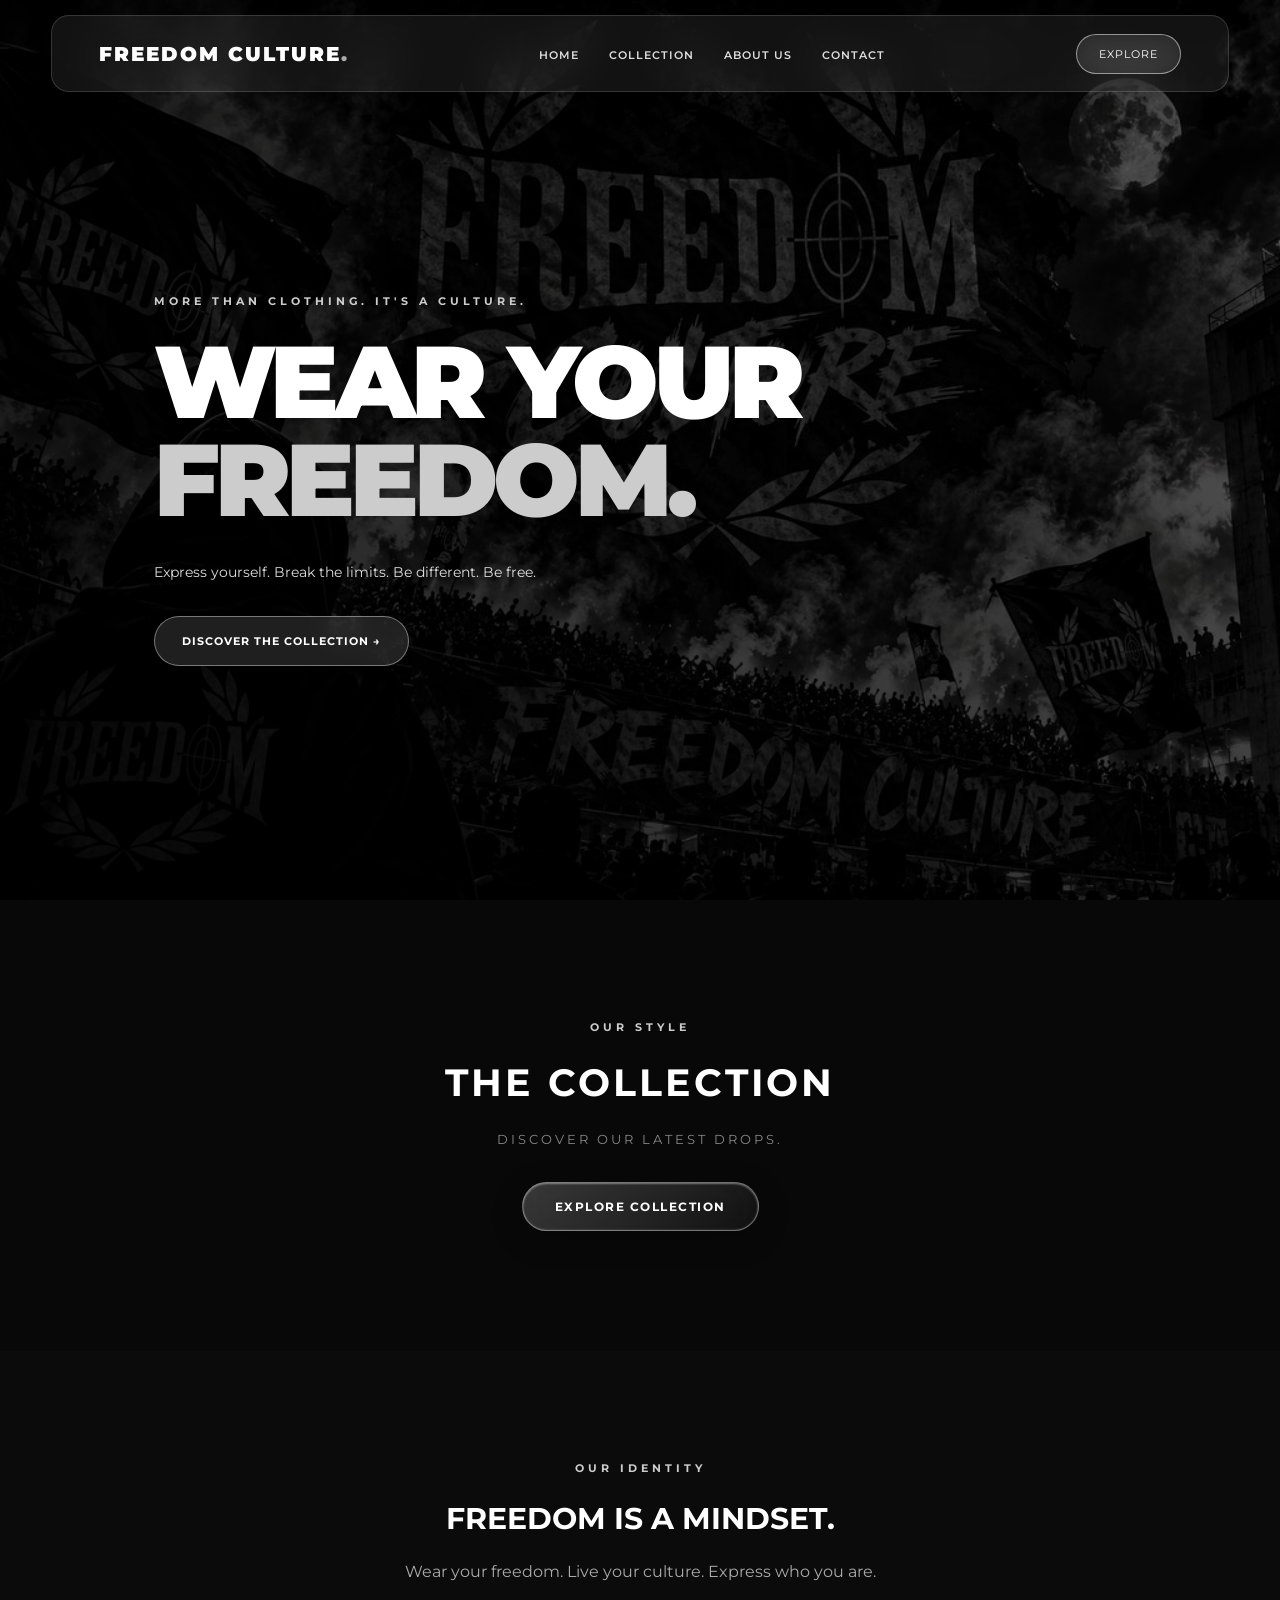
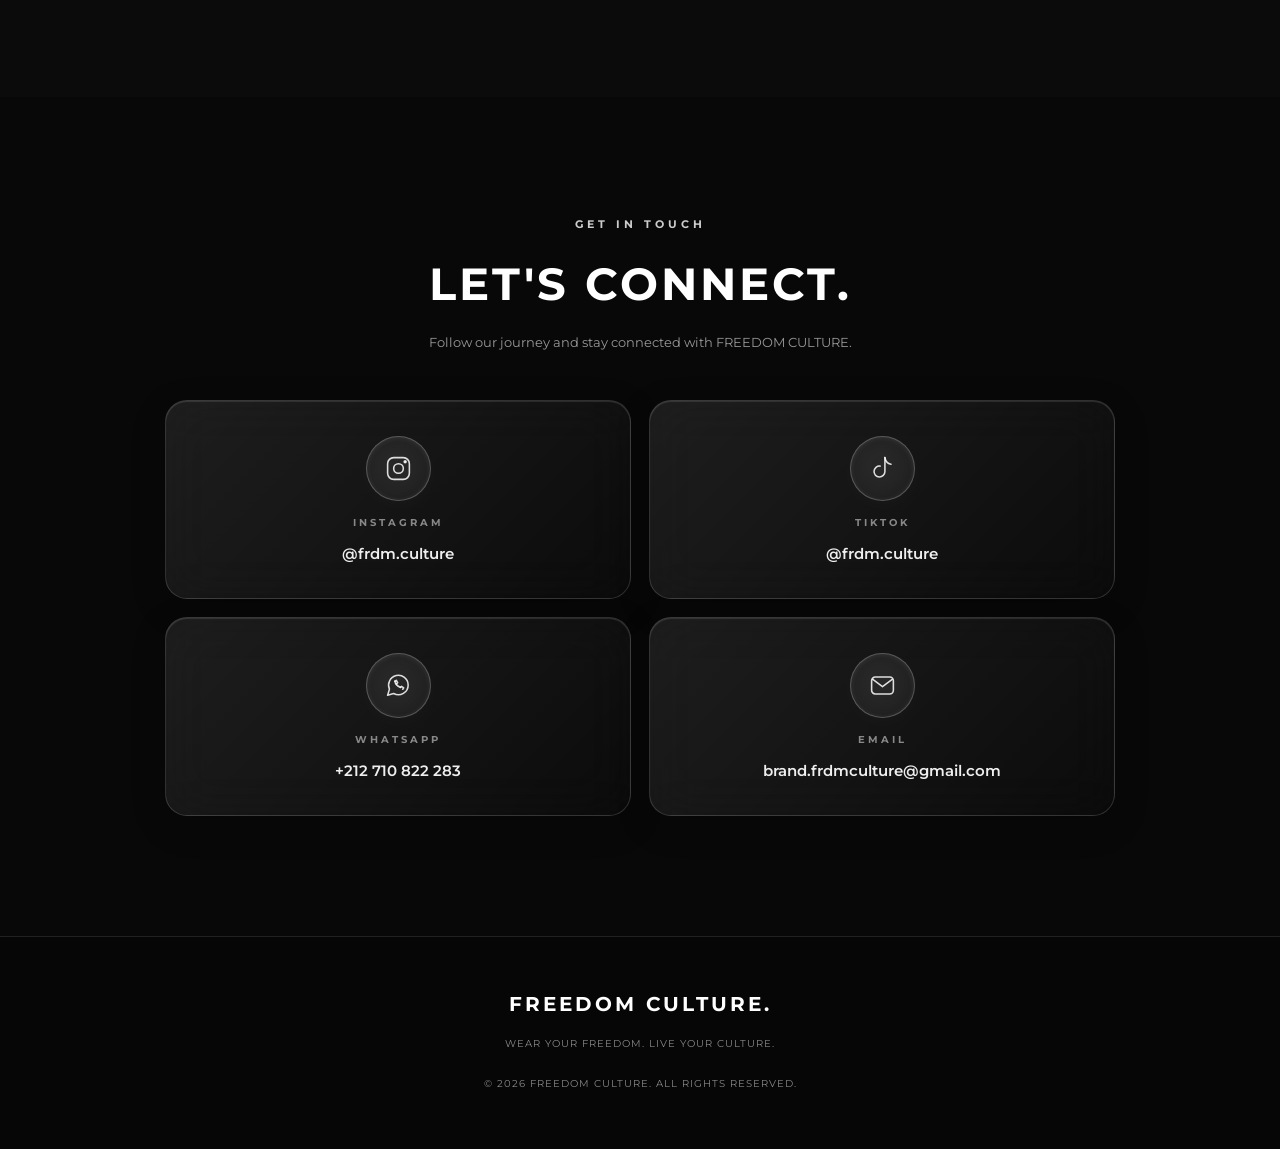
<file: index.html>
<!DOCTYPE html>
<html lang="en">
<head>
    <meta charset="UTF-8">
    <meta name="viewport" content="width=device-width, initial-scale=1.0">

    <meta name="theme-color" content="#080808">
    <meta name="description" content="FREEDOM CULTURE — Wear Your Freedom. More than clothing, it's a culture.">

    <title>FREEDOM CULTURE | Wear Your Freedom</title>

    <link rel="stylesheet" href="style.css">

    <link rel="preconnect" href="https://fonts.googleapis.com">
    <link rel="preconnect" href="https://fonts.gstatic.com" crossorigin>
    <link href="https://fonts.googleapis.com/css2?family=Montserrat:wght@400;500;600;700;800;900&display=swap" rel="stylesheet">

    <style>
        /* LIQUID GLASS COLLECTION BUTTON */

        .glass-collection-btn {
            position: relative;
            display: inline-flex;
            align-items: center;
            justify-content: center;
            gap: 10px;
            padding: 14px 27px;
            color: #fff;
            text-decoration: none;
            font-family: 'Montserrat', sans-serif;
            font-size: 12px;
            font-weight: 800;
            letter-spacing: 1.2px;

            background: linear-gradient(
                135deg,
                rgba(255,255,255,0.20),
                rgba(255,255,255,0.04)
            );

            border: 1px solid rgba(255,255,255,0.38);
            border-radius: 50px;

            backdrop-filter: blur(30px) saturate(180%);
            -webkit-backdrop-filter: blur(30px) saturate(180%);

            box-shadow:
                inset 0 1px 1px rgba(255,255,255,0.45),
                inset 0 -1px 1px rgba(255,255,255,0.08),
                0 8px 30px rgba(0,0,0,0.35);

            transition: all 0.35s ease;
            overflow: hidden;
            isolation: isolate;
        }

        .glass-collection-btn::before {
            content: "";
            position: absolute;
            top: 0;
            left: -120%;
            width: 70%;
            height: 100%;

            background: linear-gradient(
                90deg,
                transparent,
                rgba(255,255,255,0.25),
                transparent
            );

            transform: skewX(-25deg);
            transition: 0.6s ease;
            pointer-events: none;
        }

        .glass-collection-btn:hover {
            background: rgba(255,255,255,0.22);
            border-color: rgba(255,255,255,0.7);
            transform: translateY(-3px);

            box-shadow:
                inset 0 1px 2px rgba(255,255,255,0.5),
                0 12px 35px rgba(255,255,255,0.10);
        }

        .glass-collection-btn:hover::before {
            left: 150%;
        }

        /* WHITE LIQUID GLASS POINTER */

        .glass-pointer {
            display: inline-block;
            position: relative;
            z-index: 1;
            color: #fff;
            font-size: 23px;
            font-weight: 400;
            line-height: 1;
            text-shadow: 0 0 12px rgba(255,255,255,0.55);
            transition: transform 0.35s ease, text-shadow 0.35s ease;
            pointer-events: none;
        }

        .glass-collection-btn:hover .glass-pointer {
            transform: translateX(5px);
            text-shadow: 0 0 18px rgba(255,255,255,0.9);
        }
    </style>
</head>

<body>

    <!-- NAVBAR -->

    <header>
        <nav class="navbar">

            <a href="#home" class="logo">
                FREEDOM CULTURE<span>.</span>
            </a>

            <ul class="nav-links">
                <li><a href="#home">HOME</a></li>
                <li><a href="#collection">COLLECTION</a></li>
                <li><a href="#about">ABOUT US</a></li>
                <li><a href="#contact">CONTACT</a></li>
            </ul>

            <a href="#collection" class="shop-btn">EXPLORE</a>

        </nav>
    </header>

    <main>

        <!-- HERO -->

        <section class="hero" id="home">

            <div class="hero-content">

                <p class="subtitle">
                    MORE THAN CLOTHING. IT'S A CULTURE.
                </p>

                <h1>
                    WEAR YOUR<br>
                    <span>FREEDOM.</span>
                </h1>

                <p class="description">
                    Express yourself. Break the limits.
                    Be different. Be free.
                </p>

                <a href="#collection" class="hero-btn">
                    DISCOVER THE COLLECTION →
                </a>

            </div>

        </section>

        <!-- COLLECTION -->

        <section class="collection" id="collection">

            <p class="subtitle">OUR STYLE</p>

            <h2>THE COLLECTION</h2>

            <p>DISCOVER OUR LATEST DROPS.</p>

            <a href="collection.html" class="glass-collection-btn">
                EXPLORE COLLECTION
            </a>

        </section>

        <!-- ABOUT -->

        <section class="about" id="about">

            <p class="subtitle">OUR IDENTITY</p>

            <h2>FREEDOM IS A MINDSET.</h2>

            <p>
                Wear your freedom. Live your culture.
                Express who you are.
            </p>

        </section>

        <!-- CONTACT -->

        <section class="contact" id="contact">

            <p class="subtitle">GET IN TOUCH</p>

            <h2>LET'S CONNECT.</h2>

            <p class="contact-description">
                Follow our journey and stay connected with FREEDOM CULTURE.
            </p>

            <div class="contact-container">

                <!-- INSTAGRAM -->

                <a href="https://www.instagram.com/frdm.culture?mdxt=eGd2ZGxoZmF2Znpv&utm_source=qr"
                   target="_blank" rel="noopener noreferrer" class="contact-card">

                    <div class="glass-icon">
                        <svg viewBox="0 0 24 24" fill="none"
                             stroke="currentColor" stroke-width="1.3"
                             stroke-linecap="round" stroke-linejoin="round">

                            <rect x="3" y="3" width="18" height="18" rx="5"/>
                            <circle cx="12" cy="12" r="4"/>
                            <circle cx="17.5" cy="6.5" r="0.8" fill="currentColor"/>

                        </svg>
                    </div>

                    <span class="contact-label">INSTAGRAM</span>
                    <span class="contact-value">@frdm.culture</span>

                </a>

                <!-- TIKTOK -->

                <a href="https://www.tiktok.com/@frdm.culture?_r=1&_t=ZN-9BCzHDiKAdf"
                   target="_blank" rel="noopener noreferrer" class="contact-card">

                    <div class="glass-icon">

                        <svg viewBox="0 0 24 24" fill="none"
                             stroke="currentColor" stroke-width="1.3"
                             stroke-linecap="round" stroke-linejoin="round">

                            <path d="M14 3v11.5a4.5 4.5 0 1 1-4-4.47"/>
                            <path d="M14 3c.5 3 2.5 5 5 5.5"/>

                        </svg>

                    </div>

                    <span class="contact-label">TIKTOK</span>
                    <span class="contact-value">@frdm.culture</span>

                </a>

                <!-- WHATSAPP -->

                <a href="https://wa.me/212710822283"
                   target="_blank" rel="noopener noreferrer" class="contact-card">

                    <div class="glass-icon">

                        <svg viewBox="0 0 24 24" fill="none"
                             stroke="currentColor" stroke-width="1.3"
                             stroke-linecap="round" stroke-linejoin="round">

                            <path d="M20 11.5a8.1 8.1 0 0 1-12 7.1L3 20l1.5-5A8.1 8.1 0 1 1 20 11.5Z"/>
                            <path d="M9 8.5c.5 2.5 2 4 4.5 5"/>
                            <path d="m9 8.5 1.2-.8 1.1 2-1 1"/>
                            <path d="m13.5 13.5 1-.8 1.8 1.2-.8 1.2"/>

                        </svg>

                    </div>

                    <span class="contact-label">WHATSAPP</span>
                    <span class="contact-value">+212 710 822 283</span>

                </a>

                <!-- EMAIL -->

                <a href="mailto:brand.frdmculture@gmail.com"
                   class="contact-card">

                    <div class="glass-icon">

                        <svg viewBox="0 0 24 24" fill="none"
                             stroke="currentColor" stroke-width="1.3"
                             stroke-linecap="round" stroke-linejoin="round">

                            <rect x="3" y="5" width="18" height="14" rx="3"/>
                            <path d="m4 7 8 6 8-6"/>

                        </svg>

                    </div>

                    <span class="contact-label">EMAIL</span>
                    <span class="contact-value">brand.frdmculture@gmail.com</span>

                </a>

            </div>

        </section>

    </main>

    <!-- FOOTER -->

    <footer>

        <h2>FREEDOM CULTURE.</h2>

        <p>WEAR YOUR FREEDOM. LIVE YOUR CULTURE.</p>

        <p class="copyright">
            ©️ 2026 FREEDOM CULTURE. ALL RIGHTS RESERVED.
        </p>

    </footer>

    <script src="script.js"></script>

</body>
</html>
</file>
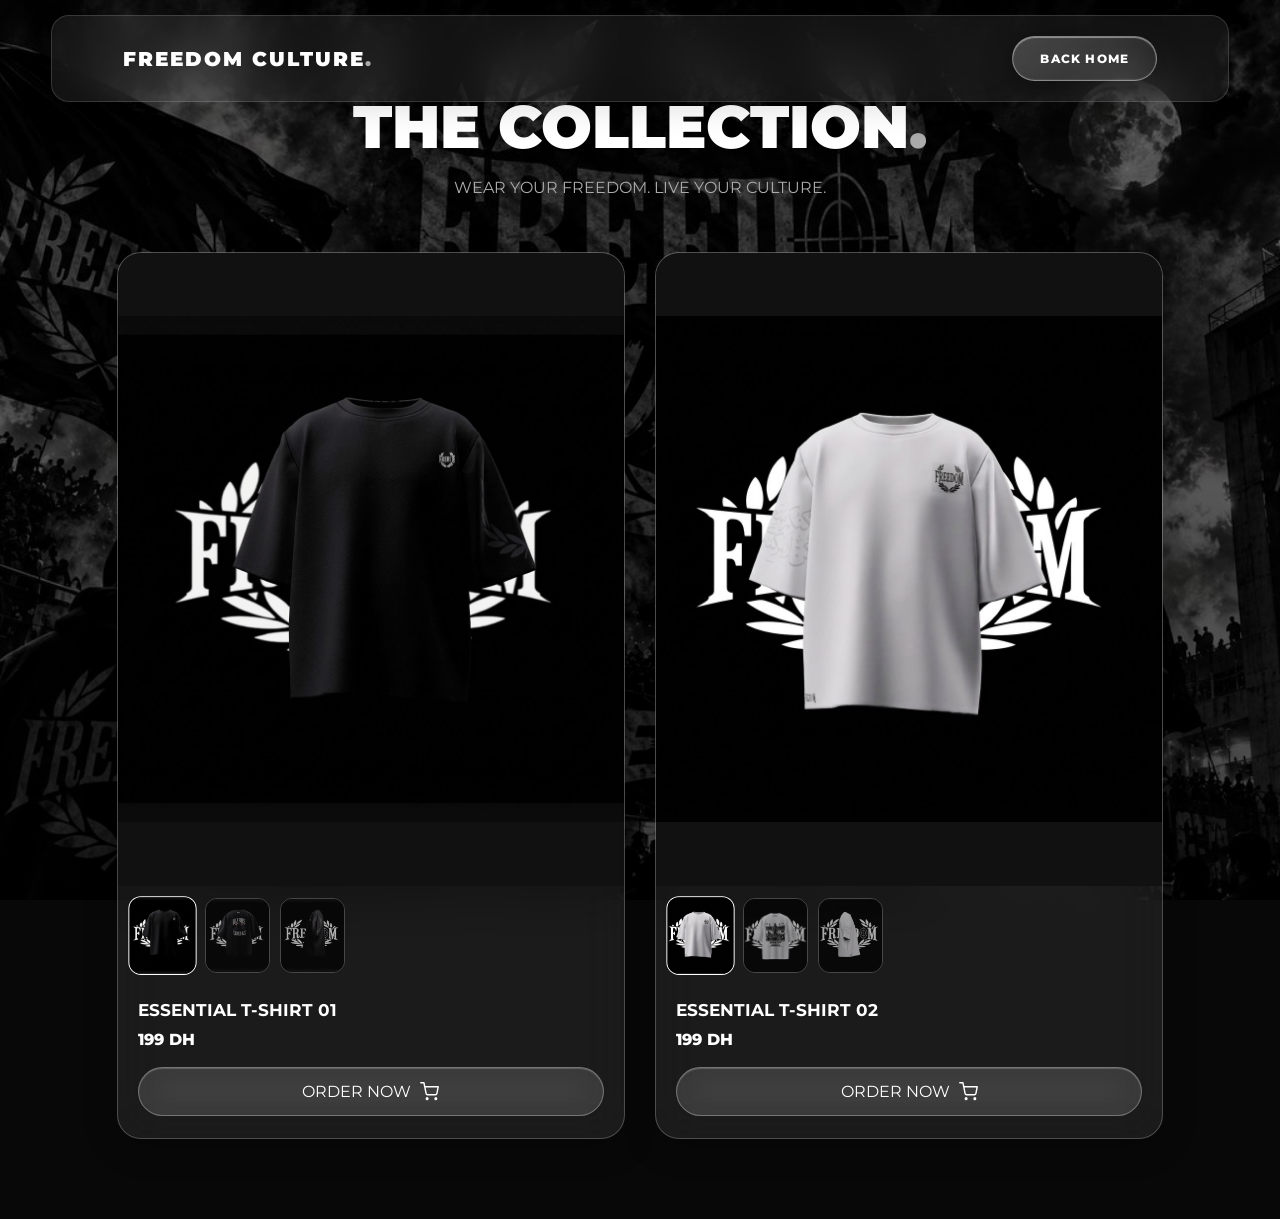
<file: collection.html>
<!DOCTYPE html>
<html lang="en">
<head>
    <meta charset="UTF-8">
    <meta name="viewport" content="width=device-width, initial-scale=1.0">

    <title>THE COLLECTION | FREEDOM CULTURE</title>

    <link rel="stylesheet" href="./style.css">

    <link href="https://fonts.googleapis.com/css2?family=Montserrat:wght@400;500;600;700;800;900&display=swap" rel="stylesheet">

    <style>
        * {
            box-sizing: border-box;
        }

        body {
            margin: 0;
            background: #080808;
            color: white;
            font-family: 'Montserrat', sans-serif;
        }

        .navbar {
            display: flex;
            align-items: center;
            justify-content: space-between;
            padding: 20px 6%;
        }

        .logo {
            color: white;
            text-decoration: none;
            font-weight: 900;
            font-size: 20px;
        }

        .logo span,
        .products-section h1 span {
            color: #aaa;
        }

        /* LIQUID GLASS BACK HOME BUTTON */

        .glass-collection-btn {
            position: relative;
            display: inline-flex;
            align-items: center;
            justify-content: center;
            padding: 14px 27px;
            color: #fff;
            text-decoration: none;
            font-family: 'Montserrat', sans-serif;
            font-size: 12px;
            font-weight: 800;
            letter-spacing: 1.2px;

            background: linear-gradient(
                135deg,
                rgba(255,255,255,0.20),
                rgba(255,255,255,0.04)
            );

            border: 1px solid rgba(255,255,255,0.38);
            border-radius: 50px;

            backdrop-filter: blur(30px) saturate(180%);
            -webkit-backdrop-filter: blur(30px) saturate(180%);

            box-shadow:
                inset 0 1px 1px rgba(255,255,255,0.45),
                inset 0 -1px 1px rgba(255,255,255,0.08),
                0 8px 30px rgba(0,0,0,0.35);

            transition: all 0.35s ease;
            overflow: hidden;
            isolation: isolate;
        }

        .glass-collection-btn::before {
            content: "";
            position: absolute;
            top: 0;
            left: -120%;
            width: 70%;
            height: 100%;

            background: linear-gradient(
                90deg,
                transparent,
                rgba(255,255,255,0.25),
                transparent
            );

            transform: skewX(-25deg);
            transition: 0.6s ease;
            pointer-events: none;
        }

        .glass-collection-btn:hover {
            background: rgba(255,255,255,0.22);
            border-color: rgba(255,255,255,0.7);
            transform: translateY(-3px);

            box-shadow:
                inset 0 1px 2px rgba(255,255,255,0.5),
                0 12px 35px rgba(255,255,255,0.10);
        }

        .glass-collection-btn:hover::before {
            left: 150%;
        }

        .products-section {
            max-width: 1200px;
            margin: auto;
            padding: 90px 6% 80px;
        }

        .products-section h1 {
            text-align: center;
            font-size: clamp(35px, 6vw, 60px);
            font-weight: 900;
        }

        .products-intro {
            text-align: center;
            color: #aaa;
            margin: 15px 0 55px;
        }

        .products-grid {
            display: grid;
            grid-template-columns: repeat(2, minmax(0, 1fr));
            gap: 30px;
        }

        .product-card {
            background: rgba(255,255,255,0.08);
            border: 1px solid rgba(255,255,255,0.22);
            border-radius: 24px;
            overflow: hidden;
            backdrop-filter: blur(25px) saturate(180%);
            -webkit-backdrop-filter: blur(25px) saturate(180%);
            box-shadow: 0 8px 32px rgba(0,0,0,0.25),
                        inset 0 1px 1px rgba(255,255,255,0.15);
        }

        .main-product-image {
            width: 100%;
            aspect-ratio: 4 / 5;
            object-fit: contain;
            background: #111;
            display: block;
        }

        .product-thumbnails {
            display: flex;
            gap: 10px;
            padding: 12px;
        }

        .product-thumbnails img {
            width: 65px;
            height: 75px;
            object-fit: cover;
            border-radius: 12px;
            border: 1px solid rgba(255,255,255,0.3);
            cursor: pointer;
            opacity: 0.65;
            transition: 0.3s ease;
        }

        .product-thumbnails img:hover,
        .product-thumbnails img.active {
            opacity: 1;
            border-color: white;
            transform: scale(1.05);
        }

        .product-info {
            padding: 15px 20px 22px;
        }

        .product-info h2 {
            font-size: 17px;
            margin-bottom: 10px;
        }

        .product-price {
            font-weight: 800;
            margin-bottom: 18px;
        }

        .order-button {
            display: flex;
            align-items: center;
            justify-content: center;
            gap: 9px;
            text-align: center;
            padding: 14px;
            color: white;
            text-decoration: none;
            border: 1px solid rgba(255,255,255,0.3);
            border-radius: 50px;
            background: rgba(255,255,255,0.10);
            backdrop-filter: blur(20px) saturate(180%);
            -webkit-backdrop-filter: blur(20px) saturate(180%);
            box-shadow: inset 0 1px 1px rgba(255,255,255,0.2);
            transition: 0.3s ease;
        }

        .order-button:hover {
            background: rgba(255,255,255,0.22);
            transform: translateY(-2px);
        }

        .order-button svg {
            width: 19px;
            height: 19px;
            flex-shrink: 0;
            transition: transform 0.3s ease;
        }

        .order-button:hover svg {
            transform: translateY(-2px);
        }

        @media(max-width: 700px) {
            .products-grid {
                grid-template-columns: 1fr;
            }

            .products-section {
                padding: 65px 18px;
            }

            .navbar {
                padding: 18px;
            }
        }
    </style>
</head>

<body>

<header>
    <nav class="navbar">

        <a href="index.html" class="logo">
            FREEDOM CULTURE<span>.</span>
        </a>

        <a href="index.html" class="glass-collection-btn">
            BACK HOME
        </a>

    </nav>
</header>

<main class="products-section">

    <h1>THE COLLECTION<span>.</span></h1>

    <p class="products-intro">
        WEAR YOUR FREEDOM. LIVE YOUR CULTURE.
    </p>

    <div class="products-grid">

        <!-- T-SHIRT 01 -->

        <article class="product-card">

            <img class="main-product-image"
                 src="./images/tshirt-01-front.jpg"
                 alt="T-shirt 01"
                 onerror="this.alt='Image not found: tshirt-01-front.jpg'">

            <div class="product-thumbnails">

                <img class="active"
                     src="./images/tshirt-01-front.jpg"
                     onclick="changeImage(this)"
                     alt="Front">

                <img src="./images/tshirt-01-back.jpg"
                     onclick="changeImage(this)"
                     alt="Back">

                <img src="./images/tshirt-01-detail.jpg"
                     onclick="changeImage(this)"
                     alt="Detail">

            </div>

            <div class="product-info">

                <h2>ESSENTIAL T-SHIRT 01</h2>

                <p class="product-price">199 DH</p>

                <a class="order-button"
                   target="_blank"
                   href="https://wa.me/212710822283?text=Hello%20FREEDOM%20CULTURE%2C%20I%20want%20T-shirt%2001">

                    ORDER NOW

                    <svg viewBox="0 0 24 24"
                         fill="none"
                         stroke="white"
                         stroke-width="1.8"
                         stroke-linecap="round"
                         stroke-linejoin="round"
                         aria-hidden="true">
                        <circle cx="9" cy="21" r="1"/>
                        <circle cx="20" cy="21" r="1"/>
                        <path d="M1 1h4l2.68 13.39a2 2 0 0 0 2 1.61h9.72a2 2 0 0 0 2-1.61L23 6H6"/>
                    </svg>

                </a>

            </div>

        </article>

        <!-- T-SHIRT 02 -->

        <article class="product-card">

            <img class="main-product-image"
                 src="./images/tshirt-02-front.jpg"
                 alt="T-shirt 02"
                 onerror="this.alt='Image not found: tshirt-02-front.jpg'">

            <div class="product-thumbnails">

                <img class="active"
                     src="./images/tshirt-02-front.jpg"
                     onclick="changeImage(this)"
                     alt="Front">

                <img src="./images/tshirt-02-back.jpg"
                     onclick="changeImage(this)"
                     alt="Back">

                <img src="./images/tshirt-02-detail.jpg"
                     onclick="changeImage(this)"
                     alt="Detail">

            </div>

            <div class="product-info">

                <h2>ESSENTIAL T-SHIRT 02</h2>

                <p class="product-price">199 DH</p>

                <a class="order-button"
                   target="_blank"
                   href="https://wa.me/212710822283?text=Hello%20FREEDOM%20CULTURE%2C%20I%20want%20T-shirt%2002">

                    ORDER NOW

                    <svg viewBox="0 0 24 24"
                         fill="none"
                         stroke="white"
                         stroke-width="1.8"
                         stroke-linecap="round"
                         stroke-linejoin="round"
                         aria-hidden="true">
                        <circle cx="9" cy="21" r="1"/>
                        <circle cx="20" cy="21" r="1"/>
                        <path d="M1 1h4l2.68 13.39a2 2 0 0 0 2 1.61h9.72a2 2 0 0 0 2-1.61L23 6H6"/>
                    </svg>

                </a>

            </div>

        </article>

    </div>

</main>

<script>
    function changeImage(thumbnail) {

        const card = thumbnail.closest(".product-card");

        const mainImage = card.querySelector(".main-product-image");

        mainImage.src = thumbnail.src;

        card.querySelectorAll(".product-thumbnails img")
            .forEach(img => img.classList.remove("active"));

        thumbnail.classList.add("active");
    }
</script>

</body>
</html>
</file>
<file: style.css>
/* =========================
   GLOBAL
========================= */

* {
    margin: 0;
    padding: 0;
    box-sizing: border-box;
    scroll-behavior: smooth;
}

html {
    scroll-padding-top: 110px;
}

body {
    position: relative;
    isolation: isolate;
    min-height: 100vh;
    font-family: 'Montserrat', sans-serif;
    background: #080808;
    color: white;
}

/* FULL PAGE BACKGROUND */

body::before {
    content: "";
    position: fixed;
    inset: 0;
    z-index: -1;
    pointer-events: none;

    background-image:
        linear-gradient(
            rgba(0,0,0,0.55),
            rgba(0,0,0,0.72)
        ),
        url('./images/freedom-curva-bg.jpg');

    background-size: cover;
    background-position: center center;
    background-repeat: no-repeat;
}

/* NAVBAR */

header {
    position: fixed;
    top: 15px;
    left: 4%;
    width: 92%;
    z-index: 1000;

    border: 1px solid rgba(255,255,255,0.15);
    border-radius: 18px;

    background: rgba(255,255,255,0.07);

    backdrop-filter: blur(22px);
    -webkit-backdrop-filter: blur(22px);

    box-shadow: 0 8px 30px rgba(0,0,0,0.12);
}

.navbar {
    min-height: 75px;
    padding: 12px 4%;

    display: flex;
    align-items: center;
    justify-content: space-between;
    gap: 20px;
}

.logo {
    color: white;
    font-size: 20px;
    font-weight: 900;
    text-decoration: none;
    letter-spacing: 2px;
    white-space: nowrap;
}

.logo span {
    color: #aaa;
}

.nav-links {
    display: flex;
    gap: 30px;
    list-style: none;
}

.nav-links a {
    color: #ddd;
    text-decoration: none;
    font-size: 11px;
    font-weight: 600;
    letter-spacing: 1px;
    transition: color 0.3s ease;
}

.nav-links a:hover {
    color: white;
}

.shop-btn {
    padding: 12px 22px;

    border: 1px solid rgba(255,255,255,0.5);
    border-radius: 30px;

    color: white;
    text-decoration: none;
    font-size: 11px;
    letter-spacing: 1px;

    background: rgba(255,255,255,0.08);

    backdrop-filter: blur(12px);
    -webkit-backdrop-filter: blur(12px);

    transition: 0.3s ease;
    white-space: nowrap;
}

.shop-btn:hover {
    background: white;
    color: black;
}

/* HERO */

.hero {
    min-height: 100vh;

    display: flex;
    align-items: center;

    padding: 140px 12% 80px;

    background: linear-gradient(
        90deg,
        rgba(0,0,0,0.65),
        rgba(0,0,0,0.30),
        rgba(0,0,0,0.12)
    );
}

.hero-content {
    max-width: 650px;
}

.subtitle {
    color: #ccc;
    font-size: 11px;
    font-weight: 700;
    letter-spacing: 4px;
    margin-bottom: 25px;
}

.hero h1 {
    font-size: clamp(55px, 8vw, 105px);
    line-height: 0.95;
    font-weight: 900;
    letter-spacing: -5px;
}

.hero h1 span {
    color: #ccc;
}

.description {
    color: #ddd;
    font-size: 14px;
    line-height: 2;
    margin: 30px 0;
}

.hero-btn {
    display: inline-block;
    padding: 17px 27px;

    border: 1px solid rgba(255,255,255,0.4);
    border-radius: 40px;

    background: rgba(255,255,255,0.12);

    color: white;
    text-decoration: none;

    font-size: 11px;
    font-weight: 700;
    letter-spacing: 1px;

    backdrop-filter: blur(15px);
    -webkit-backdrop-filter: blur(15px);

    transition: 0.3s ease;
}

.hero-btn:hover {
    background: white;
    color: black;
    transform: translateY(-3px);
}

/* COLLECTION */

.collection {
    padding: 120px 20px;
    text-align: center;

    background: rgba(10,10,10,0.45);
}

.collection h2 {
    font-size: 38px;
    letter-spacing: 3px;
    margin-bottom: 25px;
}

.collection > p:not(.subtitle) {
    color: #888;
    font-size: 13px;
    letter-spacing: 3px;
}

/* EXPLORE COLLECTION - LIQUID GLASS */

.collection .glass-collection-btn {
    position: relative;
    display: inline-flex;
    align-items: center;
    justify-content: center;
    gap: 12px;

    margin-top: 35px;
    padding: 16px 32px;

    color: #fff !important;
    text-decoration: none !important;

    font-family: inherit;
    font-size: 12px;
    font-weight: 700;
    letter-spacing: 1.5px;

    background: linear-gradient(
        135deg,
        rgba(255,255,255,0.20),
        rgba(255,255,255,0.04)
    );

    border: 1px solid rgba(255,255,255,0.38);
    border-radius: 50px;

    backdrop-filter: blur(25px) saturate(180%);
    -webkit-backdrop-filter: blur(25px) saturate(180%);

    box-shadow:
        inset 0 1px 2px rgba(255,255,255,0.4),
        inset 0 -1px 2px rgba(255,255,255,0.08),
        0 8px 30px rgba(0,0,0,0.25);

    overflow: hidden;
    isolation: isolate;

    transition: all 0.35s ease;
}

.collection .glass-collection-btn::before {
    content: "";
    position: absolute;
    inset: 0;
    z-index: -1;

    background: linear-gradient(
        110deg,
        transparent 20%,
        rgba(255,255,255,0.18) 45%,
        transparent 70%
    );

    transform: translateX(-100%);
    transition: transform 0.6s ease;
}

.collection .glass-collection-btn:hover::before {
    transform: translateX(100%);
}

.collection .glass-collection-btn:hover {
    background: rgba(255,255,255,0.18);
    border-color: rgba(255,255,255,0.65);

    box-shadow:
        inset 0 1px 3px rgba(255,255,255,0.4),
        0 10px 35px rgba(255,255,255,0.08);

    transform: translateY(-4px);
}

.collection .glass-collection-btn span {
    color: white;
    font-size: 17px;
}

/* ABOUT */

.about {
    padding: 110px 20px;

    background: rgba(17,17,17,0.45);

    text-align: center;
}

.about h2 {
    font-size: 30px;
    margin-bottom: 20px;
}

.about p:not(.subtitle) {
    color: #aaa;
    line-height: 1.9;
}

/* CONTACT */

.contact {
    padding: 120px 8%;
    text-align: center;

    background: rgba(9,9,9,0.45);
}

.contact h2 {
    font-size: clamp(30px, 5vw, 45px);
    letter-spacing: 3px;
    margin-bottom: 20px;
}

.contact-description {
    color: #999;
    font-size: 13px;
    line-height: 1.8;
    margin-bottom: 45px;
}

.contact-container {
    max-width: 950px;
    margin: auto;

    display: grid;
    grid-template-columns: repeat(2, 1fr);
    gap: 18px;
}

.contact-card {
    display: flex;
    flex-direction: column;
    align-items: center;
    gap: 15px;

    padding: 35px 20px;

    text-align: center;
    text-decoration: none;
    color: white;

    background: linear-gradient(
        135deg,
        rgba(255,255,255,0.09),
        rgba(255,255,255,0.015)
    );

    border: 1px solid rgba(255,255,255,0.15);
    border-radius: 22px;

    backdrop-filter: blur(25px);
    -webkit-backdrop-filter: blur(25px);

    box-shadow:
        inset 0 1px 1px rgba(255,255,255,0.12),
        0 10px 35px rgba(0,0,0,0.2);

    transition:
        background 0.3s ease,
        border-color 0.3s ease,
        transform 0.3s ease;
}

.contact-card:hover {
    background: rgba(255,255,255,0.10);
    border-color: rgba(255,255,255,0.35);
    transform: translateY(-5px);
}

/* LIQUID GLASS ICONS */

.glass-icon {
    width: 65px;
    height: 65px;
    flex-shrink: 0;

    display: flex;
    align-items: center;
    justify-content: center;

    border-radius: 50%;

    background: rgba(255,255,255,0.025);
    border: 1px solid rgba(255,255,255,0.25);

    box-shadow:
        inset 0 1px 5px rgba(255,255,255,0.10),
        0 5px 20px rgba(255,255,255,0.025);

    backdrop-filter: blur(15px);
    -webkit-backdrop-filter: blur(15px);

    transition: 0.3s ease;
}

.glass-icon svg {
    width: 29px;
    height: 29px;

    color: rgba(255,255,255,0.85);

    transition: 0.3s ease;
}

.contact-card:hover .glass-icon {
    border-color: rgba(255,255,255,0.6);
    transform: scale(1.08);
}

.contact-label {
    color: #888;
    font-size: 10px;
    font-weight: 700;
    letter-spacing: 3px;
}

.contact-value {
    color: #eee;
    font-size: 15px;
    font-weight: 600;
    overflow-wrap: anywhere;
}

/* FOOTER */

footer {
    padding: 55px 20px;
    text-align: center;

    background: rgba(5,5,5,0.45);

    border-top: 1px solid #222;
}

footer h2 {
    font-size: 20px;
    letter-spacing: 3px;
    margin-bottom: 18px;
}

footer p {
    color: #888;
    font-size: 10px;
    letter-spacing: 1px;
    line-height: 2;
}

.copyright {
    margin-top: 20px;
}

/* SCROLL REVEAL */

.reveal-section {
    opacity: 0;
    transform: translateY(22px);

    transition:
        opacity 0.8s ease,
        transform 0.8s ease;
}

.reveal-section.visible {
    opacity: 1;
    transform: translateY(0);
}

/* TABLET & MOBILE */

@media (max-width: 768px) {

    body::before {
        background-position: center center;
        background-size: cover;
    }

    header {
        top: 8px;
        left: 3%;
        width: 94%;
    }

    .navbar {
        min-height: 65px;
        padding: 10px 4%;
    }

    .logo {
        font-size: 15px;
        letter-spacing: 1.5px;
    }

    .nav-links {
        display: none;
    }

    .shop-btn {
        padding: 10px 15px;
        font-size: 10px;
    }

    .hero {
        min-height: 100svh;
        min-height: 100vh;
        padding: 130px 7% 70px;
    }

    .hero h1 {
        font-size: clamp(48px, 12vw, 75px);
        letter-spacing: -3px;
    }

    .collection {
        padding: 100px 20px;
    }

    .collection h2 {
        font-size: 28px;
    }

    .collection .glass-collection-btn {
        padding: 15px 25px;
        font-size: 11px;
    }

    .about {
        padding: 100px 20px;
    }

    .about h2 {
        font-size: 24px;
    }

    .contact {
        padding: 90px 6%;
    }

    .contact-container {
        grid-template-columns: 1fr;
    }

    .contact-card {
        padding: 30px 20px;
    }

    .contact-value {
        font-size: 14px;
    }

    footer {
        padding: 45px 20px;
    }
}

/* SMALL PHONES */

@media (max-width: 380px) {

    .logo {
        font-size: 13px;
    }

    .shop-btn {
        padding: 9px 12px;
        font-size: 9px;
    }

    .hero h1 {
        font-size: 46px;
    }

    .subtitle {
        font-size: 9px;
        letter-spacing: 3px;
    }

    .contact h2 {
        font-size: 28px;
    }
}

/* ACCESSIBILITY */

@media (prefers-reduced-motion: reduce) {

    *,
    *::before,
    *::after {
        scroll-behavior: auto !important;
        transition-duration: 0.01ms !important;
        animation-duration: 0.01ms !important;
    }

    .reveal-section {
        opacity: 1;
        transform: none;
    }
}
</file>
